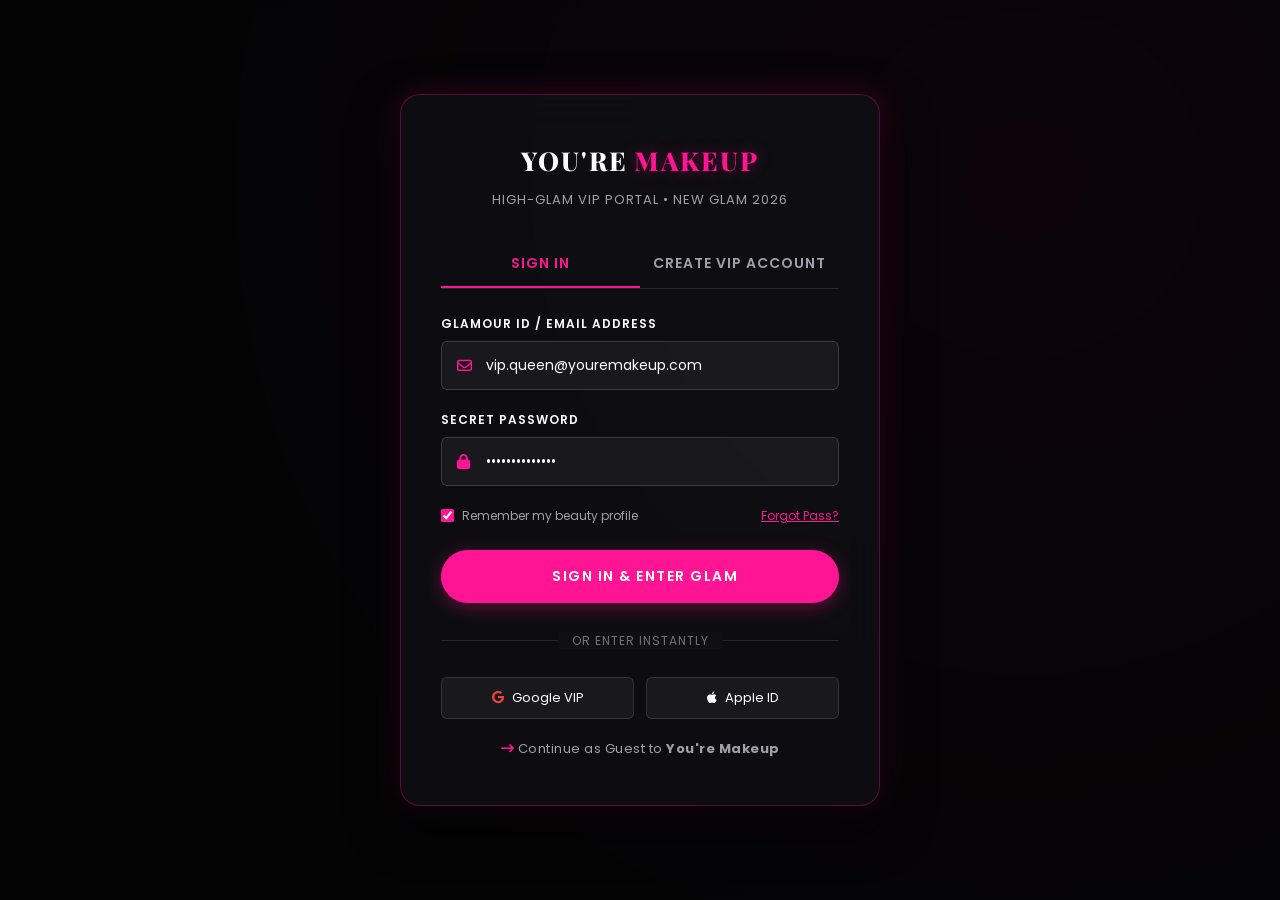
<file: index.html>
<!DOCTYPE html>
<html lang="en">
<head>
  <meta charset="UTF-8">
  <meta name="viewport" content="width=device-width, initial-scale=1.0">
  <title>VIP Access | You're Makeup Luxury Cosmetics</title>
  <!-- Google Fonts -->
  <link rel="preconnect" href="https://fonts.googleapis.com">
  <link rel="preconnect" href="https://fonts.gstatic.com" crossorigin>
  <link href="https://fonts.googleapis.com/css2?family=Playfair+Display:ital,wght@0,400..900;1,400..900&family=Poppins:wght@300;400;500;600;700;800&display=swap" rel="stylesheet">
  <!-- Font Awesome -->
  <link rel="stylesheet" href="https://cdnjs.cloudflare.com/ajax/libs/font-awesome/6.5.1/css/all.min.css">
  <!-- Stylesheet -->
  <link rel="stylesheet" href="style.css">
</head>
<body>

  <div class="auth-page-wrapper">
    <div class="auth-overlay"></div>

    <div class="auth-card">
      <div class="auth-logo-header">
        <a href="home.html" class="navbar-brand" style="justify-content: center; display: inline-flex;">
          <span class="logo-youre">YOU'RE</span>
          <span class="logo-makeup">MAKEUP</span>
        </a>
        <p class="auth-subhead">High-Glam VIP Portal &bull; New Glam 2026</p>
      </div>

      <!-- Tabs: Sign In / Create Account -->
      <div class="auth-tabs">
        <button type="button" class="auth-tab-btn active" data-tab="signin">Sign In</button>
        <button type="button" class="auth-tab-btn" data-tab="signup">Create VIP Account</button>
      </div>

      <!-- Auth Form -->
      <form id="loginForm">
        <div class="form-group">
          <label class="form-label" for="loginEmail">Glamour ID / Email Address</label>
          <div class="form-input-wrapper">
            <i class="fa-regular fa-envelope input-icon"></i>
            <input type="email" id="loginEmail" class="form-input" placeholder="queen@youremakeup.com" value="vip.queen@youremakeup.com" required>
          </div>
        </div>

        <div class="form-group">
          <label class="form-label" for="loginPassword">Secret Password</label>
          <div class="form-input-wrapper">
            <i class="fa-solid fa-lock input-icon"></i>
            <input type="password" id="loginPassword" class="form-input" placeholder="••••••••••••" value="luxuryglam2026" required>
          </div>
        </div>

        <div class="form-row-between">
          <label class="form-checkbox-label">
            <input type="checkbox" checked style="accent-color: var(--hot-pink);"> Remember my beauty profile
          </label>
          <a href="#" class="form-link-pink" onclick="alert('Password reset link sent to your email.'); return false;">Forgot Pass?</a>
        </div>

        <button type="submit" id="authSubmitBtn" class="btn btn-primary btn-block">
          <i class="fa-solid fa-sparkles"></i> Sign In & Enter Glam
        </button>
      </form>

      <div class="auth-divider">
        <span>Or Enter Instantly</span>
      </div>

      <!-- Social Login Buttons -->
      <div class="social-login-grid">
        <button type="button" class="btn-social" onclick="window.location.href='home.html'">
          <i class="fa-brands fa-google" style="color: #ea4335;"></i> Google VIP
        </button>
        <button type="button" class="btn-social" onclick="window.location.href='home.html'">
          <i class="fa-brands fa-apple"></i> Apple ID
        </button>
      </div>

      <!-- Guest Access Link -->
      <a href="home.html" class="guest-btn">
        <i class="fa-solid fa-arrow-right-long" style="color: var(--hot-pink);"></i> Continue as Guest to <strong>You're Makeup</strong>
      </a>
    </div>
  </div>

  <!-- Global Toast Notification -->
  <div class="toast-notice" id="toastNotice">
    <i class="fa-solid fa-sparkles"></i>
    <span id="toastMessage">Welcome back, Glam Queen!</span>
  </div>

  <script src="script.js"></script>
</body>
</html>
</file>
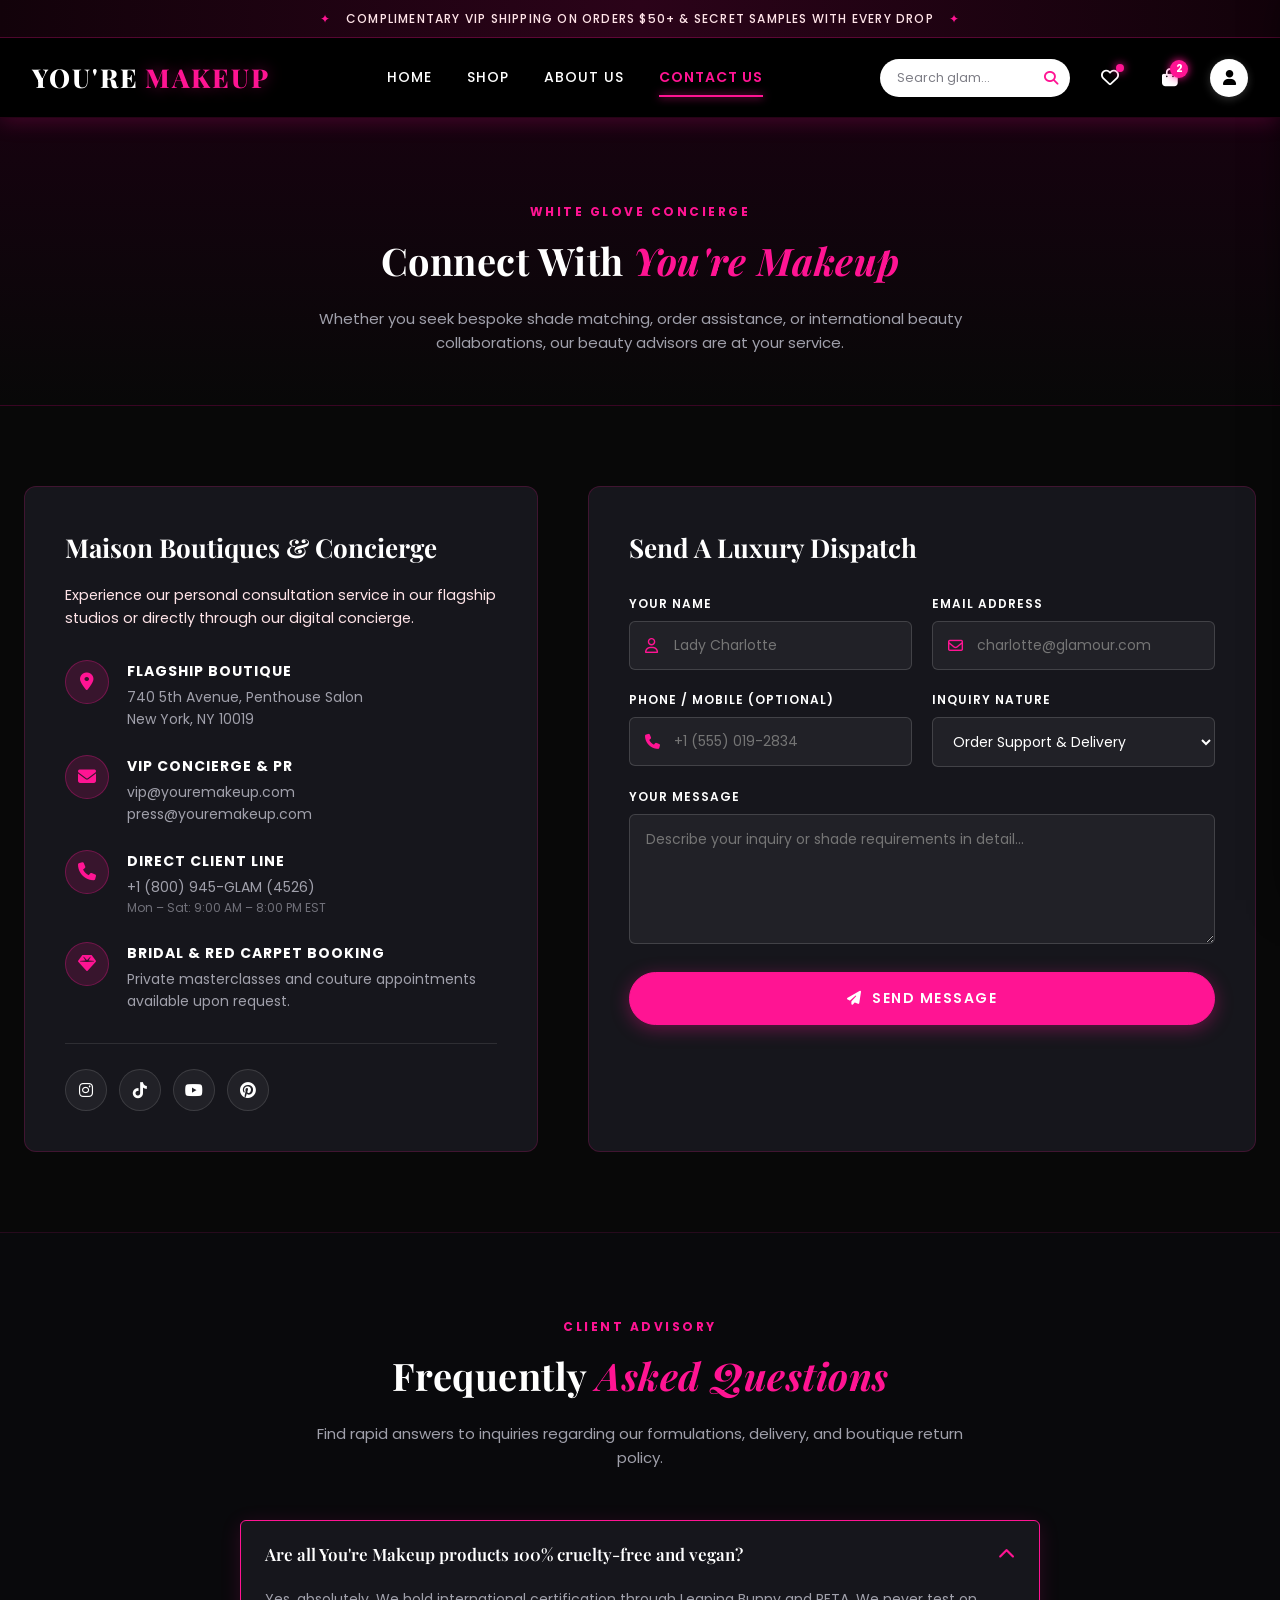
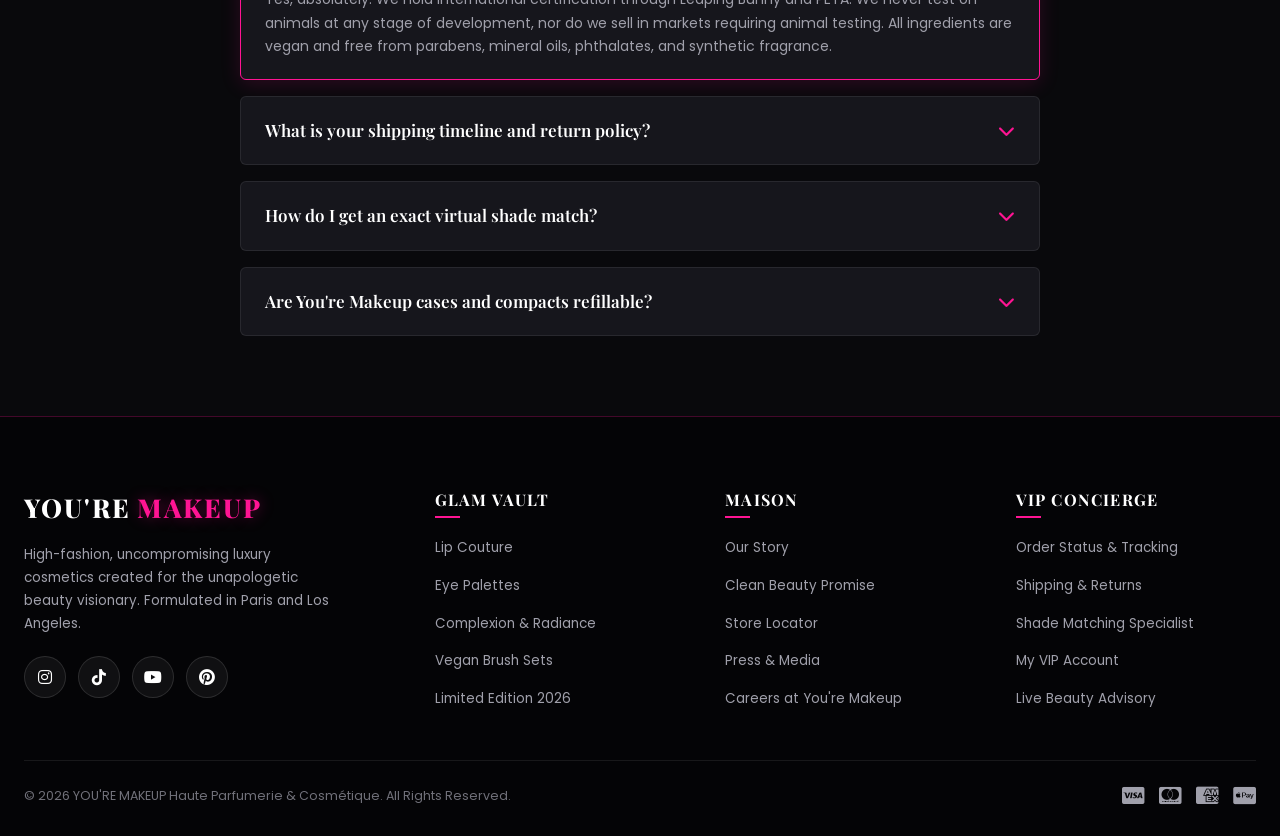
<file: contact.html>
<!DOCTYPE html>
<html lang="en">
<head>
  <meta charset="UTF-8">
  <meta name="viewport" content="width=device-width, initial-scale=1.0">
  <title>VIP Concierge & Contact | You're Makeup Luxury</title>
  <!-- Google Fonts -->
  <link rel="preconnect" href="https://fonts.googleapis.com">
  <link rel="preconnect" href="https://fonts.gstatic.com" crossorigin>
  <link href="https://fonts.googleapis.com/css2?family=Playfair+Display:ital,wght@0,400..900;1,400..900&family=Poppins:wght@300;400;500;600;700;800&display=swap" rel="stylesheet">
  <!-- Font Awesome -->
  <link rel="stylesheet" href="https://cdnjs.cloudflare.com/ajax/libs/font-awesome/6.5.1/css/all.min.css">
  <!-- Stylesheet -->
  <link rel="stylesheet" href="style.css">
</head>
<body>

  <!-- Top Announcement Bar -->
  <div class="top-announcement">
    <span class="sparkle">✦</span>
    <span>COMPLIMENTARY VIP SHIPPING ON ORDERS $50+ & SECRET SAMPLES WITH EVERY DROP</span>
    <span class="sparkle">✦</span>
  </div>

  <!-- PREMIUM NAVBAR -->
  <header class="navbar">
    <div class="nav-container">
      <!-- Left: Logo -->
      <a href="home.html" class="navbar-brand">
        <span class="logo-youre">YOU'RE</span>
        <span class="logo-makeup">MAKEUP</span>
      </a>

      <!-- Center: Menu Links -->
      <nav>
        <ul class="nav-menu">
          <li><a href="home.html" class="nav-link">Home</a></li>
          <li><a href="shop.html" class="nav-link">Shop</a></li>
          <li><a href="about.html" class="nav-link">About Us</a></li>
          <li><a href="contact.html" class="nav-link active">Contact Us</a></li>
        </ul>
      </nav>

      <!-- Right: Icons Section -->
      <div class="nav-actions">
        <!-- Search bar -->
        <div class="nav-search-wrapper">
          <input type="text" class="nav-search-input" placeholder="Search glam..." aria-label="Search glam">
          <button class="nav-search-btn" aria-label="Search button"><i class="fa-solid fa-magnifying-glass"></i></button>
        </div>

        <!-- Wishlist icon -->
        <a href="shop.html" class="nav-icon-btn wishlist-btn" title="View Wishlist">
          <i class="fa-regular fa-heart"></i>
          <span class="wishlist-dot"></span>
        </a>

        <!-- Cart icon -->
        <button class="nav-icon-btn cart-btn" title="Shopping Bag" aria-label="Shopping Bag">
          <i class="fa-solid fa-bag-shopping"></i>
          <span class="cart-badge">2</span>
        </button>

        <!-- User / Login icon -->
        <a href="index.html" class="user-btn" title="VIP Account / Sign In" aria-label="VIP Account">
          <i class="fa-solid fa-user"></i>
        </a>

        <!-- Mobile Hamburger button -->
        <button class="hamburger-btn" aria-label="Toggle Navigation">
          <span class="hamburger-line"></span>
          <span class="hamburger-line"></span>
          <span class="hamburger-line"></span>
        </button>
      </div>
    </div>
  </header>

  <!-- Mobile Slide-In Menu Drawer -->
  <div class="mobile-drawer-overlay"></div>
  <aside class="mobile-nav-drawer">
    <div style="display: flex; justify-content: space-between; align-items: center; border-bottom: 1px solid rgba(255,20,147,0.3); padding-bottom: 15px;">
      <a href="home.html" class="navbar-brand">
        <span class="logo-youre">YOU'RE</span> <span class="logo-makeup">MAKEUP</span>
      </a>
    </div>

    <!-- Mobile Search -->
    <div class="nav-search-wrapper" style="display: flex; width: 100%;">
      <input type="text" class="nav-search-input" style="width: 100%;" placeholder="Search glam...">
      <button class="nav-search-btn"><i class="fa-solid fa-magnifying-glass"></i></button>
    </div>

    <ul class="mobile-nav-links">
      <li><a href="home.html" class="mobile-nav-link"><span>Home</span> <i class="fa-solid fa-chevron-right" style="font-size: 11px;"></i></a></li>
      <li><a href="shop.html" class="mobile-nav-link"><span>Shop</span> <i class="fa-solid fa-chevron-right" style="font-size: 11px;"></i></a></li>
      <li><a href="about.html" class="mobile-nav-link"><span>About Us</span> <i class="fa-solid fa-chevron-right" style="font-size: 11px;"></i></a></li>
      <li><a href="contact.html" class="mobile-nav-link active"><span>Contact Us</span> <i class="fa-solid fa-chevron-right" style="font-size: 11px;"></i></a></li>
      <li><a href="index.html" class="mobile-nav-link"><span>VIP Sign In / Register</span> <i class="fa-solid fa-user" style="font-size: 12px; color: var(--hot-pink);"></i></a></li>
    </ul>

    <div style="margin-top: auto; padding-top: 20px; border-top: 1px solid rgba(255,255,255,0.1); font-size: 12px; color: var(--text-dim); text-align: center;">
      <p style="color: var(--hot-pink); font-weight: 600; margin-bottom: 4px;">YOU'RE MAKEUP &copy; 2026</p>
      <p>Luxury Glamour Redefined</p>
    </div>
  </aside>

  <!-- Contact Hero -->
  <section class="contact-hero">
    <div class="container">
      <span class="section-tagline">White Glove Concierge</span>
      <h1 class="section-title">Connect With <span>You're Makeup</span></h1>
      <p class="section-desc">Whether you seek bespoke shade matching, order assistance, or international beauty collaborations, our beauty advisors are at your service.</p>
    </div>
  </section>

  <!-- Contact Section: Info + Form -->
  <main class="contact-section">
    <div class="container">
      <div class="contact-grid">
        
        <!-- Left: Contact Info Card -->
        <div class="contact-info-card">
          <h3>Maison Boutiques &amp; Concierge</h3>
          <p class="lead">
            Experience our personal consultation service in our flagship studios or directly through our digital concierge.
          </p>

          <div class="info-item">
            <div class="info-icon">
              <i class="fa-solid fa-location-dot"></i>
            </div>
            <div class="info-text">
              <h5>Flagship Boutique</h5>
              <p>740 5th Avenue, Penthouse Salon<br>New York, NY 10019</p>
            </div>
          </div>

          <div class="info-item">
            <div class="info-icon">
              <i class="fa-solid fa-envelope"></i>
            </div>
            <div class="info-text">
              <h5>VIP Concierge &amp; PR</h5>
              <p><a href="mailto:vip@youremakeup.com">vip@youremakeup.com</a></p>
              <p><a href="mailto:press@youremakeup.com">press@youremakeup.com</a></p>
            </div>
          </div>

          <div class="info-item">
            <div class="info-icon">
              <i class="fa-solid fa-phone"></i>
            </div>
            <div class="info-text">
              <h5>Direct Client Line</h5>
              <p><a href="tel:+18009454526">+1 (800) 945-GLAM (4526)</a></p>
              <p style="font-size: 12px; color: var(--text-dim);">Mon – Sat: 9:00 AM – 8:00 PM EST</p>
            </div>
          </div>

          <div class="info-item">
            <div class="info-icon">
              <i class="fa-solid fa-gem"></i>
            </div>
            <div class="info-text">
              <h5>Bridal &amp; Red Carpet Booking</h5>
              <p>Private masterclasses and couture appointments available upon request.</p>
            </div>
          </div>

          <div class="social-links-row">
            <a href="#" class="social-btn" aria-label="Instagram"><i class="fa-brands fa-instagram"></i></a>
            <a href="#" class="social-btn" aria-label="TikTok"><i class="fa-brands fa-tiktok"></i></a>
            <a href="#" class="social-btn" aria-label="YouTube"><i class="fa-brands fa-youtube"></i></a>
            <a href="#" class="social-btn" aria-label="Pinterest"><i class="fa-brands fa-pinterest"></i></a>
          </div>
        </div>

        <!-- Right: Contact Form Card -->
        <div class="contact-form-card">
          <h3>Send A Luxury Dispatch</h3>
          <form id="glamContactForm">
            <div class="form-grid-2">
              <div class="form-group">
                <label class="form-label" for="contactName">Your Name</label>
                <div class="form-input-wrapper">
                  <i class="fa-regular fa-user input-icon"></i>
                  <input type="text" id="contactName" class="form-input" placeholder="Lady Charlotte" required>
                </div>
              </div>

              <div class="form-group">
                <label class="form-label" for="contactEmail">Email Address</label>
                <div class="form-input-wrapper">
                  <i class="fa-regular fa-envelope input-icon"></i>
                  <input type="email" id="contactEmail" class="form-input" placeholder="charlotte@glamour.com" required>
                </div>
              </div>
            </div>

            <div class="form-grid-2">
              <div class="form-group">
                <label class="form-label" for="contactPhone">Phone / Mobile (Optional)</label>
                <div class="form-input-wrapper">
                  <i class="fa-solid fa-phone input-icon"></i>
                  <input type="tel" id="contactPhone" class="form-input" placeholder="+1 (555) 019-2834">
                </div>
              </div>

              <div class="form-group">
                <label class="form-label" for="contactReason">Inquiry Nature</label>
                <select id="contactReason" class="form-input" style="padding-left: 16px; background-color: rgba(255, 255, 255, 0.05); color: #fff;">
                  <option value="order" style="background:#111;">Order Support &amp; Delivery</option>
                  <option value="shade" style="background:#111;">Complimentary Shade Matching</option>
                  <option value="pr" style="background:#111;">PR, Press &amp; Influencer Gifting</option>
                  <option value="vip" style="background:#111;">VIP Runway &amp; Bridal Consultation</option>
                  <option value="other" style="background:#111;">General Beauty Inquiry</option>
                </select>
              </div>
            </div>

            <div class="form-group">
              <label class="form-label" for="contactMessage">Your Message</label>
              <textarea id="contactMessage" class="form-textarea" placeholder="Describe your inquiry or shade requirements in detail..." required></textarea>
            </div>

            <button type="submit" class="btn btn-primary btn-block">
              <i class="fa-solid fa-paper-plane"></i> Send Message
            </button>
          </form>
        </div>

      </div>
    </div>
  </main>

  <!-- FAQ Accordion Section -->
  <section class="faq-section">
    <div class="container">
      <div class="section-header">
        <span class="section-tagline">Client Advisory</span>
        <h2 class="section-title">Frequently <span>Asked Questions</span></h2>
        <p class="section-desc">Find rapid answers to inquiries regarding our formulations, delivery, and boutique return policy.</p>
      </div>

      <div class="faq-list">
        <!-- FAQ 1 -->
        <div class="faq-item active">
          <div class="faq-question">
            <span>Are all You're Makeup products 100% cruelty-free and vegan?</span>
            <i class="fa-solid fa-chevron-down"></i>
          </div>
          <div class="faq-answer">
            <p>
              Yes, absolutely. We hold international certification through Leaping Bunny and PETA. We never test on animals at any stage of development, nor do we sell in markets requiring animal testing. All ingredients are vegan and free from parabens, mineral oils, phthalates, and synthetic fragrance.
            </p>
          </div>
        </div>

        <!-- FAQ 2 -->
        <div class="faq-item">
          <div class="faq-question">
            <span>What is your shipping timeline and return policy?</span>
            <i class="fa-solid fa-chevron-down"></i>
          </div>
          <div class="faq-answer">
            <p>
              We provide complimentary VIP shipping worldwide for all orders exceeding $50. Standard domestic delivery arrives within 2-3 business days. We offer a 30-Day Luxury Happiness Guarantee: if a shade doesn't suit your complexion, return it seamlessly for a full refund or exchange.
            </p>
          </div>
        </div>

        <!-- FAQ 3 -->
        <div class="faq-item">
          <div class="faq-question">
            <span>How do I get an exact virtual shade match?</span>
            <i class="fa-solid fa-chevron-down"></i>
          </div>
          <div class="faq-answer">
            <p>
              Our Parisian-trained beauty concierges are available 6 days a week. You can submit photos in natural daylight through our contact form above, selecting "Complimentary Shade Matching", and our artists will recommend your flawless foundation and lip pairings within 3 hours.
            </p>
          </div>
        </div>

        <!-- FAQ 4 -->
        <div class="faq-item">
          <div class="faq-question">
            <span>Are You're Makeup cases and compacts refillable?</span>
            <i class="fa-solid fa-chevron-down"></i>
          </div>
          <div class="faq-answer">
            <p>
              Yes! Our 2026 collection features magnetic weighted housings engineered for sustainability. Once you empty your Velvet Siren lipstick or Silk Veil powder, simply click in a fresh refill cartridge at a preferential VIP price.
            </p>
          </div>
        </div>
      </div>
    </div>
  </section>

  <!-- Luxury Footer -->
  <footer class="footer">
    <div class="container">
      <div class="footer-grid">
        <div class="footer-col">
          <a href="home.html" class="navbar-brand">
            <span class="logo-youre">YOU'RE</span> <span class="logo-makeup">MAKEUP</span>
          </a>
          <p class="brand-bio">
            High-fashion, uncompromising luxury cosmetics created for the unapologetic beauty visionary. Formulated in Paris and Los Angeles.
          </p>
          <div class="social-links-row" style="margin-top: 20px; padding-top: 0; border: none;">
            <a href="#" class="social-btn" aria-label="Instagram"><i class="fa-brands fa-instagram"></i></a>
            <a href="#" class="social-btn" aria-label="TikTok"><i class="fa-brands fa-tiktok"></i></a>
            <a href="#" class="social-btn" aria-label="YouTube"><i class="fa-brands fa-youtube"></i></a>
            <a href="#" class="social-btn" aria-label="Pinterest"><i class="fa-brands fa-pinterest"></i></a>
          </div>
        </div>

        <div class="footer-col">
          <h4 class="footer-heading">Glam Vault</h4>
          <ul class="footer-links">
            <li><a href="shop.html">Lip Couture</a></li>
            <li><a href="shop.html">Eye Palettes</a></li>
            <li><a href="shop.html">Complexion & Radiance</a></li>
            <li><a href="shop.html">Vegan Brush Sets</a></li>
            <li><a href="shop.html">Limited Edition 2026</a></li>
          </ul>
        </div>

        <div class="footer-col">
          <h4 class="footer-heading">Maison</h4>
          <ul class="footer-links">
            <li><a href="about.html">Our Story</a></li>
            <li><a href="about.html">Clean Beauty Promise</a></li>
            <li><a href="contact.html">Store Locator</a></li>
            <li><a href="contact.html">Press & Media</a></li>
            <li><a href="contact.html">Careers at You're Makeup</a></li>
          </ul>
        </div>

        <div class="footer-col">
          <h4 class="footer-heading">VIP Concierge</h4>
          <ul class="footer-links">
            <li><a href="contact.html">Order Status & Tracking</a></li>
            <li><a href="contact.html">Shipping & Returns</a></li>
            <li><a href="contact.html">Shade Matching Specialist</a></li>
            <li><a href="index.html">My VIP Account</a></li>
            <li><a href="contact.html">Live Beauty Advisory</a></li>
          </ul>
        </div>
      </div>

      <div class="footer-bottom">
        <p>&copy; 2026 YOU'RE MAKEUP Haute Parfumerie & Cosmétique. All Rights Reserved.</p>
        <div class="footer-payment-icons">
          <i class="fa-brands fa-cc-visa"></i>
          <i class="fa-brands fa-cc-mastercard"></i>
          <i class="fa-brands fa-cc-amex"></i>
          <i class="fa-brands fa-cc-apple-pay"></i>
        </div>
      </div>
    </div>
  </footer>

  <!-- Cart Drawer Component -->
  <div class="cart-drawer-overlay" id="cartOverlay"></div>
  <aside class="cart-drawer" id="cartDrawer" aria-label="Cart Drawer">
    <div class="cart-drawer-header">
      <div class="cart-drawer-title">
        <i class="fa-solid fa-bag-shopping" style="color: var(--hot-pink);"></i>
        <span>YOUR GLAM BAG</span>
      </div>
      <button class="cart-close-btn" id="closeCartBtn" aria-label="Close cart">&times;</button>
    </div>

    <!-- Free Shipping Progress -->
    <div style="padding: 15px 24px 5px; border-bottom: 1px solid rgba(255,255,255,0.06);">
      <div class="shipping-meter-wrap">
        <div class="shipping-meter-text">
          <i class="fa-solid fa-wand-magic-sparkles" style="color: var(--hot-pink); margin-right: 6px;"></i>
          <strong>Unlocked:</strong> Complimentary VIP Express Shipping!
        </div>
        <div class="shipping-bar-bg">
          <div class="shipping-bar-fill" style="width: 100%;"></div>
        </div>
      </div>
    </div>

    <!-- Cart Items list -->
    <div class="cart-drawer-items" id="cartItemsContainer">
      <!-- Injected by JavaScript -->
    </div>

    <!-- Cart Footer -->
    <div class="cart-drawer-footer">
      <div class="cart-calc-row">
        <span>Estimated Subtotal</span>
        <span id="cartSubtotal" style="color: #fff; font-weight: 600;">$102.00</span>
      </div>
      <div class="cart-calc-row">
        <span>VIP Express Shipping</span>
        <span style="color: #2ed573; font-weight: 600;">FREE</span>
      </div>
      <div class="cart-calc-row total">
        <span>Estimated Total</span>
        <span class="total-amount" id="cartTotal">$102.00</span>
      </div>
      <button class="btn btn-primary btn-block" style="margin-top: 15px;" onclick="alert('Proceeding to VIP Encrypted Checkout! Thank you for choosing You\'re Makeup.')">
        <i class="fa-solid fa-lock" style="font-size: 13px;"></i> Proceed to Checkout
      </button>
      <p style="text-align: center; font-size: 11px; color: var(--text-dim); margin-top: 10px;">
        30-Day Luxury Happiness Guarantee &middot; Free Returns
      </p>
    </div>
  </aside>

  <!-- Global Toast Notification -->
  <div class="toast-notice" id="toastNotice">
    <i class="fa-solid fa-sparkles"></i>
    <span id="toastMessage">Glam item added to your bag!</span>
  </div>

  <script src="script.js"></script>
</body>
</html>
</file>
<file: style.css>
/* ==========================================================================
   YOU'RE MAKEUP - Luxury E-Commerce Stylesheet
   Theme: Pure Black (#080808), Hot Pink (#FF1493), Soft Pink (#FFE4E8), White (#FFFFFF)
   Typography: 'Playfair Display' (Serif) & 'Poppins' (Sans-Serif)
   ========================================================================== */

@import url('https://fonts.googleapis.com/css2?family=Playfair+Display:ital,wght@0,400;0,500;0,600;0,700;0,800;0,900;1,400;1,600&family=Poppins:wght@300;400;500;600;700;800&display=swap');

:root {
  --black: #080808;
  --black-pure: #000000;
  --dark-surface: #111114;
  --dark-card: #16161c;
  --dark-border: rgba(255, 20, 147, 0.18);
  --dark-border-hover: rgba(255, 20, 147, 0.55);
  
  --hot-pink: #FF1493;
  --hot-pink-hover: #e00d80;
  --pink-glow: rgba(255, 20, 147, 0.35);
  --pink-subtle: rgba(255, 20, 147, 0.12);
  --soft-pink: #FFB6C1;
  --blush: #FFE4E8;
  --blush-light: #FFF0F4;
  
  --white: #FFFFFF;
  --off-white: #F8F8FA;
  --text-muted: #A0A0AB;
  --text-dim: #71717A;
  
  --font-serif: 'Playfair Display', Georgia, serif;
  --font-sans: 'Poppins', -apple-system, BlinkMacSystemFont, sans-serif;
  
  --transition-smooth: all 0.3s cubic-bezier(0.25, 0.8, 0.25, 1);
  --shadow-pink: 0 4px 20px rgba(255, 20, 147, 0.2);
  --shadow-pink-lg: 0 10px 30px rgba(255, 20, 147, 0.35);
  --shadow-card: 0 10px 30px rgba(0, 0, 0, 0.6);
  --radius-sm: 6px;
  --radius-md: 12px;
  --radius-lg: 20px;
  --radius-pill: 50px;
}

/* ----------------- Reset & Base Styles ----------------- */
*, *::before, *::after {
  margin: 0;
  padding: 0;
  box-sizing: border-box;
}

html {
  scroll-behavior: smooth;
  font-size: 16px;
}

body {
  font-family: var(--font-sans);
  background-color: var(--black);
  color: var(--white);
  line-height: 1.6;
  overflow-x: hidden;
  min-height: 100vh;
  display: flex;
  flex-direction: column;
}

a {
  text-decoration: none;
  color: inherit;
  transition: var(--transition-smooth);
}

ul {
  list-style: none;
}

img {
  max-width: 100%;
  height: auto;
  display: block;
}

button, input, select, textarea {
  font-family: inherit;
  outline: none;
  border: none;
}

button {
  cursor: pointer;
  transition: var(--transition-smooth);
}

.container {
  width: 100%;
  max-width: 1320px;
  margin: 0 auto;
  padding: 0 24px;
}

/* ----------------- Top Announcement Bar ----------------- */
.top-announcement {
  background: linear-gradient(90deg, #12020a 0%, #2b0319 50%, #12020a 100%);
  border-bottom: 1px solid rgba(255, 20, 147, 0.25);
  padding: 9px 20px;
  text-align: center;
  font-size: 12px;
  font-weight: 500;
  letter-spacing: 1.2px;
  text-transform: uppercase;
  color: var(--blush);
  display: flex;
  justify-content: center;
  align-items: center;
  gap: 15px;
  z-index: 1001;
  position: relative;
}

.top-announcement span.sparkle {
  color: var(--hot-pink);
  animation: pulseGlow 1.8s infinite alternate;
}

.top-announcement strong {
  color: var(--white);
  font-weight: 700;
}

@keyframes pulseGlow {
  0% { transform: scale(1); filter: drop-shadow(0 0 2px var(--hot-pink)); }
  100% { transform: scale(1.25); filter: drop-shadow(0 0 8px var(--hot-pink)); }
}

/* ==========================================================================
   PREMIUM NAVBAR - EXACT SPECIFICATION
   - Sticky navbar on top, always visible when scrolling
   - Background: Pure Black with subtle pink glow shadow at bottom
   - Height: 80px, clean padding
   - Left: Logo "YOU'RE" (White) + "MAKEUP" (Hot Pink)
   - Center: Menu Links (HOME | SHOP | ABOUT US | CONTACT US)
   - Right: Search bar, Wishlist icon, Cart icon, Login/User icon
   - Mobile: Hamburger menu (3 pink lines)
   ========================================================================== */
.navbar {
  position: sticky;
  top: 0;
  left: 0;
  width: 100%;
  height: 80px;
  background: rgba(0, 0, 0, 0.96);
  backdrop-filter: blur(10px);
  -webkit-backdrop-filter: blur(10px);
  box-shadow: 0 4px 20px rgba(255, 20, 147, 0.2);
  border-bottom: 1px solid rgba(255, 20, 147, 0.15);
  z-index: 1000;
  display: flex;
  align-items: center;
  transition: var(--transition-smooth);
}

.navbar .nav-container {
  width: 100%;
  max-width: 1400px;
  margin: 0 auto;
  padding: 0 32px;
  display: flex;
  align-items: center;
  justify-content: space-between;
  gap: 20px;
}

/* Navbar Left: Logo */
.navbar-brand {
  display: flex;
  align-items: center;
  text-decoration: none;
  user-select: none;
  flex-shrink: 0;
}

.logo-youre {
  font-family: var(--font-serif);
  font-size: 26px;
  font-weight: 800;
  color: var(--white);
  letter-spacing: 2px;
  text-transform: uppercase;
  transition: var(--transition-smooth);
}

.logo-makeup {
  font-family: var(--font-serif);
  font-size: 26px;
  font-weight: 800;
  color: var(--hot-pink);
  letter-spacing: 2px;
  text-transform: uppercase;
  margin-left: 6px;
  text-shadow: 0 0 15px rgba(255, 20, 147, 0.4);
  transition: var(--transition-smooth);
}

.navbar-brand:hover .logo-makeup {
  text-shadow: 0 0 25px rgba(255, 20, 147, 0.8);
}

/* Navbar Center: Menu Links */
.nav-menu {
  display: flex;
  align-items: center;
  gap: 35px;
  margin: 0;
  padding: 0;
  list-style: none;
}

.nav-link {
  font-family: var(--font-sans);
  font-size: 14px;
  font-weight: 500;
  text-transform: uppercase;
  letter-spacing: 1px;
  color: var(--white);
  text-decoration: none;
  position: relative;
  padding: 8px 0;
  display: inline-block;
  transition: color 0.3s ease;
}

/* Underline animation: pink line slides from left to right */
.nav-link::after {
  content: '';
  position: absolute;
  bottom: 0;
  left: 0;
  width: 0;
  height: 2px;
  background-color: var(--hot-pink);
  box-shadow: 0 0 8px var(--hot-pink);
  transition: width 0.3s ease;
  transform-origin: left;
}

.nav-link:hover {
  color: var(--hot-pink);
}

.nav-link:hover::after {
  width: 100%;
}

/* Active page link */
.nav-link.active {
  color: var(--hot-pink);
  font-weight: 600;
}

.nav-link.active::after {
  width: 100%;
}

/* Navbar Right: Icons section */
.nav-actions {
  display: flex;
  align-items: center;
  gap: 20px;
  flex-shrink: 0;
}

/* Search bar: Small rounded input with placeholder + pink search icon, white bg */
.nav-search-wrapper {
  position: relative;
  display: flex;
  align-items: center;
}

.nav-search-input {
  background-color: var(--white);
  color: #1a1a1a;
  border-radius: var(--radius-pill);
  height: 38px;
  width: 190px;
  padding: 0 38px 0 16px;
  font-size: 13px;
  font-family: var(--font-sans);
  border: 1px solid transparent;
  transition: var(--transition-smooth);
}

.nav-search-input::placeholder {
  color: #7d7d85;
  font-size: 12.5px;
}

.nav-search-input:focus {
  width: 230px;
  box-shadow: 0 0 15px rgba(255, 20, 147, 0.4);
  border-color: var(--hot-pink);
}

.nav-search-btn {
  position: absolute;
  right: 12px;
  background: none;
  border: none;
  color: var(--hot-pink);
  font-size: 14px;
  cursor: pointer;
  display: flex;
  align-items: center;
  justify-content: center;
  transition: transform 0.2s ease;
}

.nav-search-btn:hover {
  transform: scale(1.15);
}

/* Action Icons (Wishlist, Cart, User) */
.nav-icon-btn {
  background: transparent;
  border: none;
  color: var(--white);
  font-size: 18px;
  cursor: pointer;
  position: relative;
  display: flex;
  align-items: center;
  justify-content: center;
  width: 40px;
  height: 40px;
  border-radius: 50%;
  transition: var(--transition-smooth);
}

/* Wishlist Icon: outline, turns solid pink on hover, pink dot */
.wishlist-btn {
  color: var(--white);
}

.wishlist-btn:hover {
  color: var(--hot-pink);
  transform: translateY(-2px);
}

.wishlist-dot {
  position: absolute;
  top: 6px;
  right: 6px;
  width: 8px;
  height: 8px;
  background-color: var(--hot-pink);
  border-radius: 50%;
  box-shadow: 0 0 8px var(--hot-pink);
  opacity: 1;
  transition: var(--transition-smooth);
}

/* Cart Icon: Shopping bag icon (white), turns pink on hover, counter badge */
.cart-btn {
  color: var(--white);
}

.cart-btn:hover {
  color: var(--hot-pink);
  transform: translateY(-2px);
}

.cart-badge {
  position: absolute;
  top: 2px;
  right: 2px;
  background-color: var(--hot-pink);
  color: var(--white);
  font-size: 11px;
  font-weight: 700;
  height: 18px;
  min-width: 18px;
  padding: 0 4px;
  border-radius: var(--radius-pill);
  display: flex;
  align-items: center;
  justify-content: center;
  box-shadow: 0 0 8px var(--hot-pink);
}

/* Login/User icon: Small white circle with user icon */
.user-btn {
  width: 38px;
  height: 38px;
  background-color: var(--white);
  border-radius: 50%;
  color: var(--black-pure);
  display: flex;
  align-items: center;
  justify-content: center;
  font-size: 15px;
  box-shadow: 0 2px 10px rgba(255, 255, 255, 0.2);
  transition: var(--transition-smooth);
}

.user-btn:hover {
  background-color: var(--hot-pink);
  color: var(--white);
  box-shadow: 0 0 15px var(--hot-pink);
  transform: translateY(-2px);
}

/* Hamburger menu button for mobile */
.hamburger-btn {
  display: none;
  background: transparent;
  border: none;
  cursor: pointer;
  width: 32px;
  height: 24px;
  flex-direction: column;
  justify-content: space-between;
  padding: 0;
  z-index: 1005;
}

.hamburger-line {
  display: block;
  width: 100%;
  height: 3px;
  background-color: var(--hot-pink);
  border-radius: 3px;
  box-shadow: 0 0 5px rgba(255, 20, 147, 0.6);
  transition: var(--transition-smooth);
}

.hamburger-btn.active .hamburger-line:nth-child(1) {
  transform: translateY(10.5px) rotate(45deg);
}

.hamburger-btn.active .hamburger-line:nth-child(2) {
  opacity: 0;
}

.hamburger-btn.active .hamburger-line:nth-child(3) {
  transform: translateY(-10.5px) rotate(-45deg);
}

/* Mobile Slide-in Drawer */
.mobile-nav-drawer {
  position: fixed;
  top: 0;
  right: -100%;
  width: 300px;
  height: 100vh;
  background-color: #050505;
  border-left: 1px solid var(--dark-border);
  box-shadow: -10px 0 30px rgba(0, 0, 0, 0.9);
  padding: 85px 25px 40px;
  display: flex;
  flex-direction: column;
  gap: 25px;
  z-index: 999;
  transition: right 0.4s cubic-bezier(0.16, 1, 0.3, 1);
  overflow-y: auto;
}

.mobile-nav-drawer.active {
  right: 0;
}

.mobile-nav-links {
  display: flex;
  flex-direction: column;
  gap: 18px;
}

.mobile-nav-link {
  font-size: 16px;
  font-weight: 600;
  text-transform: uppercase;
  letter-spacing: 1.5px;
  color: var(--white);
  padding: 10px 0;
  border-bottom: 1px solid rgba(255, 255, 255, 0.08);
  display: flex;
  justify-content: space-between;
  align-items: center;
}

.mobile-nav-link.active,
.mobile-nav-link:hover {
  color: var(--hot-pink);
  border-bottom-color: var(--hot-pink);
}

.mobile-drawer-overlay {
  position: fixed;
  top: 0;
  left: 0;
  width: 100vw;
  height: 100vh;
  background: rgba(0, 0, 0, 0.7);
  backdrop-filter: blur(4px);
  z-index: 998;
  opacity: 0;
  pointer-events: none;
  transition: opacity 0.3s ease;
}

.mobile-drawer-overlay.active {
  opacity: 1;
  pointer-events: auto;
}

/* ==========================================================================
   BUTTONS & BADGES
   ========================================================================== */
.btn {
  display: inline-flex;
  align-items: center;
  justify-content: center;
  gap: 10px;
  padding: 14px 32px;
  font-size: 14px;
  font-weight: 600;
  text-transform: uppercase;
  letter-spacing: 1.5px;
  border-radius: var(--radius-pill);
  transition: var(--transition-smooth);
}

.btn-primary {
  background: var(--hot-pink);
  color: var(--white);
  box-shadow: 0 4px 18px var(--pink-glow);
  border: 1px solid var(--hot-pink);
}

.btn-primary:hover {
  background: var(--hot-pink-hover);
  box-shadow: 0 6px 25px rgba(255, 20, 147, 0.6);
  transform: translateY(-2px);
}

.btn-outline {
  background: transparent;
  color: var(--white);
  border: 1px solid rgba(255, 255, 255, 0.3);
}

.btn-outline:hover {
  border-color: var(--hot-pink);
  color: var(--hot-pink);
  box-shadow: 0 0 15px rgba(255, 20, 147, 0.3);
  transform: translateY(-2px);
}

.btn-dark {
  background: var(--black-pure);
  color: var(--white);
  border: 1px solid rgba(255, 20, 147, 0.3);
}

.btn-dark:hover {
  background: var(--hot-pink);
  border-color: var(--hot-pink);
  box-shadow: 0 0 20px var(--pink-glow);
  color: var(--white);
}

.badge-pill {
  display: inline-flex;
  align-items: center;
  padding: 4px 12px;
  font-size: 11px;
  font-weight: 700;
  letter-spacing: 1px;
  text-transform: uppercase;
  border-radius: var(--radius-pill);
}

.badge-pink {
  background: rgba(255, 20, 147, 0.15);
  color: var(--hot-pink);
  border: 1px solid rgba(255, 20, 147, 0.3);
}

/* Section Header Typography */
.section-header {
  text-align: center;
  margin-bottom: 50px;
}

.section-tagline {
  font-size: 12px;
  text-transform: uppercase;
  letter-spacing: 2.5px;
  color: var(--hot-pink);
  font-weight: 700;
  margin-bottom: 10px;
  display: inline-block;
}

.section-title {
  font-family: var(--font-serif);
  font-size: 38px;
  font-weight: 700;
  letter-spacing: 0.5px;
  color: var(--white);
  margin-bottom: 15px;
}

.section-title span {
  color: var(--hot-pink);
  font-style: italic;
}

.section-desc {
  max-width: 650px;
  margin: 0 auto;
  color: var(--text-muted);
  font-size: 15px;
}

/* ==========================================================================
   PAGE: LOGIN / INDEX.HTML
   ========================================================================== */
.auth-page-wrapper {
  min-height: 100vh;
  display: flex;
  align-items: center;
  justify-content: center;
  background: radial-gradient(circle at 80% 20%, rgba(255, 20, 147, 0.18) 0%, rgba(8, 8, 8, 1) 70%),
              url('https://images.unsplash.com/photo-1512496015851-a90fb38ba796?auto=format&fit=crop&w=1800&q=80') center/cover no-repeat;
  position: relative;
  padding: 40px 20px;
}

.auth-overlay {
  position: absolute;
  top: 0;
  left: 0;
  width: 100%;
  height: 100%;
  background: rgba(4, 4, 6, 0.82);
  backdrop-filter: blur(8px);
}

.auth-card {
  position: relative;
  z-index: 10;
  width: 100%;
  max-width: 480px;
  background: rgba(15, 15, 20, 0.88);
  border: 1px solid rgba(255, 20, 147, 0.3);
  border-radius: var(--radius-lg);
  padding: 45px 40px;
  box-shadow: 0 20px 50px rgba(0, 0, 0, 0.8), 0 0 30px rgba(255, 20, 147, 0.2);
  backdrop-filter: blur(20px);
}

.auth-logo-header {
  text-align: center;
  margin-bottom: 30px;
}

.auth-subhead {
  color: var(--text-muted);
  font-size: 13px;
  letter-spacing: 1px;
  text-transform: uppercase;
  margin-top: 8px;
}

.auth-tabs {
  display: flex;
  border-bottom: 1px solid rgba(255, 255, 255, 0.1);
  margin-bottom: 25px;
}

.auth-tab-btn {
  flex: 1;
  background: transparent;
  color: var(--text-muted);
  padding: 12px 0;
  font-weight: 600;
  font-size: 14px;
  text-transform: uppercase;
  letter-spacing: 1px;
  border-bottom: 2px solid transparent;
}

.auth-tab-btn.active {
  color: var(--hot-pink);
  border-bottom-color: var(--hot-pink);
}

.form-group {
  margin-bottom: 20px;
  position: relative;
}

.form-label {
  display: block;
  font-size: 12px;
  font-weight: 600;
  text-transform: uppercase;
  letter-spacing: 1px;
  color: var(--white);
  margin-bottom: 8px;
}

.form-input-wrapper {
  position: relative;
  display: flex;
  align-items: center;
}

.form-input-wrapper i.input-icon {
  position: absolute;
  left: 16px;
  color: var(--hot-pink);
  font-size: 15px;
}

.form-input {
  width: 100%;
  background: rgba(255, 255, 255, 0.05);
  border: 1px solid rgba(255, 255, 255, 0.15);
  border-radius: var(--radius-sm);
  padding: 13px 16px 13px 44px;
  color: var(--white);
  font-size: 14px;
  transition: var(--transition-smooth);
}

.form-input:focus {
  background: rgba(255, 255, 255, 0.08);
  border-color: var(--hot-pink);
  box-shadow: 0 0 15px rgba(255, 20, 147, 0.3);
}

.form-row-between {
  display: flex;
  justify-content: space-between;
  align-items: center;
  font-size: 12px;
  margin-bottom: 25px;
}

.form-checkbox-label {
  display: flex;
  align-items: center;
  gap: 8px;
  color: var(--text-muted);
  cursor: pointer;
}

.form-link-pink {
  color: var(--hot-pink);
  text-decoration: underline;
}

.btn-block {
  width: 100%;
  padding: 15px;
  font-size: 14px;
}

.auth-divider {
  text-align: center;
  margin: 24px 0;
  position: relative;
}

.auth-divider::before {
  content: '';
  position: absolute;
  top: 50%;
  left: 0;
  width: 100%;
  height: 1px;
  background: rgba(255, 255, 255, 0.1);
}

.auth-divider span {
  position: relative;
  background: #0f0f14;
  padding: 0 14px;
  color: var(--text-dim);
  font-size: 12px;
  text-transform: uppercase;
  letter-spacing: 1px;
}

.social-login-grid {
  display: grid;
  grid-template-columns: 1fr 1fr;
  gap: 12px;
  margin-bottom: 20px;
}

.btn-social {
  background: rgba(255, 255, 255, 0.05);
  border: 1px solid rgba(255, 255, 255, 0.12);
  color: var(--white);
  padding: 10px;
  font-size: 13px;
  border-radius: var(--radius-sm);
  display: flex;
  align-items: center;
  justify-content: center;
  gap: 8px;
}

.btn-social:hover {
  background: rgba(255, 20, 147, 0.15);
  border-color: var(--hot-pink);
}

.guest-btn {
  display: block;
  text-align: center;
  margin-top: 15px;
  font-size: 13px;
  color: var(--text-muted);
  letter-spacing: 0.5px;
}

.guest-btn:hover {
  color: var(--hot-pink);
}

/* ==========================================================================
   PAGE: HOME / HERO SECTION
   ========================================================================== */
.hero-section {
  position: relative;
  min-height: calc(100vh - 120px);
  display: flex;
  align-items: center;
  overflow: hidden;
  background: radial-gradient(circle at 75% 45%, rgba(255, 20, 147, 0.14) 0%, rgba(8, 8, 8, 1) 60%),
              linear-gradient(180deg, #050507 0%, #080808 100%);
  padding: 60px 0;
}

.hero-glow-blob {
  position: absolute;
  width: 500px;
  height: 500px;
  background: radial-gradient(circle, rgba(255, 20, 147, 0.22) 0%, transparent 70%);
  top: 15%;
  right: 5%;
  pointer-events: none;
  filter: blur(50px);
  animation: floatOrb 8s infinite alternate ease-in-out;
}

@keyframes floatOrb {
  0% { transform: translate(0, 0) scale(1); }
  100% { transform: translate(-30px, 40px) scale(1.15); }
}

.hero-grid {
  display: grid;
  grid-template-columns: 1.15fr 0.85fr;
  align-items: center;
  gap: 60px;
  position: relative;
  z-index: 2;
}

.hero-tag {
  display: inline-flex;
  align-items: center;
  gap: 8px;
  padding: 6px 16px;
  background: rgba(255, 20, 147, 0.1);
  border: 1px solid rgba(255, 20, 147, 0.4);
  border-radius: var(--radius-pill);
  color: var(--blush);
  font-size: 12px;
  font-weight: 700;
  letter-spacing: 2px;
  text-transform: uppercase;
  margin-bottom: 24px;
}

.hero-tag i {
  color: var(--hot-pink);
}

.hero-title {
  font-family: var(--font-serif);
  font-size: 64px;
  font-weight: 800;
  line-height: 1.1;
  margin-bottom: 20px;
  color: var(--white);
  letter-spacing: -0.5px;
}

.hero-title .glow-pink {
  color: var(--hot-pink);
  text-shadow: 0 0 30px rgba(255, 20, 147, 0.5);
  font-style: italic;
}

.hero-subtitle {
  color: var(--blush);
  font-size: 17px;
  font-weight: 300;
  line-height: 1.7;
  max-width: 520px;
  margin-bottom: 35px;
}

.hero-actions {
  display: flex;
  align-items: center;
  gap: 18px;
  flex-wrap: wrap;
  margin-bottom: 45px;
}

.hero-stats {
  display: flex;
  gap: 40px;
  border-top: 1px solid rgba(255, 255, 255, 0.1);
  padding-top: 25px;
}

.stat-item h4 {
  font-family: var(--font-serif);
  font-size: 26px;
  font-weight: 700;
  color: var(--hot-pink);
}

.stat-item p {
  font-size: 12px;
  text-transform: uppercase;
  letter-spacing: 1px;
  color: var(--text-muted);
}

.hero-visual-card {
  position: relative;
}

.hero-img-frame {
  position: relative;
  border-radius: 28px;
  overflow: hidden;
  box-shadow: 0 25px 60px rgba(0, 0, 0, 0.9), 0 0 35px rgba(255, 20, 147, 0.35);
  border: 1px solid rgba(255, 20, 147, 0.4);
}

.hero-img-frame img {
  width: 100%;
  height: 540px;
  object-fit: cover;
  transition: transform 0.6s ease;
}

.hero-img-frame:hover img {
  transform: scale(1.04);
}

/* Floating Glam Badges */
.floating-glam-badge {
  position: absolute;
  background: rgba(14, 14, 18, 0.88);
  backdrop-filter: blur(12px);
  border: 1px solid rgba(255, 20, 147, 0.4);
  border-radius: var(--radius-md);
  padding: 14px 18px;
  display: flex;
  align-items: center;
  gap: 12px;
  box-shadow: 0 10px 25px rgba(0, 0, 0, 0.7);
  z-index: 5;
  animation: floatSoft 5s infinite alternate ease-in-out;
}

.floating-glam-badge.badge-top {
  top: -20px;
  left: -20px;
}

.floating-glam-badge.badge-bottom {
  bottom: -20px;
  right: -20px;
  animation-delay: -2.5s;
}

@keyframes floatSoft {
  0% { transform: translateY(0); }
  100% { transform: translateY(-12px); }
}

.badge-icon-wrap {
  width: 40px;
  height: 40px;
  border-radius: 50%;
  background: rgba(255, 20, 147, 0.2);
  color: var(--hot-pink);
  display: flex;
  align-items: center;
  justify-content: center;
  font-size: 16px;
}

.badge-text-wrap h5 {
  font-size: 13px;
  font-weight: 700;
  color: var(--white);
}

.badge-text-wrap span {
  font-size: 11px;
  color: var(--text-muted);
}

/* Marquee Ribbon */
.marquee-ribbon {
  background: var(--black-pure);
  border-top: 1px solid rgba(255, 20, 147, 0.3);
  border-bottom: 1px solid rgba(255, 20, 147, 0.3);
  padding: 16px 0;
  overflow: hidden;
  white-space: nowrap;
}

.marquee-content {
  display: inline-flex;
  gap: 50px;
  animation: marqueeScroll 25s linear infinite;
  font-size: 13px;
  font-weight: 600;
  letter-spacing: 2px;
  text-transform: uppercase;
  color: var(--white);
}

.marquee-content span {
  color: var(--hot-pink);
}

@keyframes marqueeScroll {
  0% { transform: translateX(0); }
  100% { transform: translateX(-50%); }
}

/* ==========================================================================
   FEATURED CATEGORIES
   ========================================================================== */
.categories-section {
  padding: 90px 0;
  background: #08080a;
}

.categories-grid {
  display: grid;
  grid-template-columns: repeat(4, 1fr);
  gap: 24px;
}

.category-card {
  position: relative;
  height: 380px;
  border-radius: var(--radius-md);
  overflow: hidden;
  border: 1px solid rgba(255, 255, 255, 0.08);
  box-shadow: var(--shadow-card);
  transition: var(--transition-smooth);
}

.category-card:hover {
  border-color: var(--hot-pink);
  box-shadow: 0 10px 30px rgba(255, 20, 147, 0.35);
  transform: translateY(-6px);
}

.category-card img {
  width: 100%;
  height: 100%;
  object-fit: cover;
  transition: transform 0.6s ease;
}

.category-card:hover img {
  transform: scale(1.08);
}

.category-overlay {
  position: absolute;
  inset: 0;
  background: linear-gradient(180deg, rgba(8, 8, 8, 0.1) 30%, rgba(8, 8, 8, 0.95) 100%);
  display: flex;
  flex-direction: column;
  justify-content: flex-end;
  padding: 24px;
}

.category-overlay h3 {
  font-family: var(--font-serif);
  font-size: 22px;
  font-weight: 700;
  color: var(--white);
  margin-bottom: 4px;
}

.category-overlay p {
  color: var(--blush);
  font-size: 13px;
  margin-bottom: 14px;
}

.category-arrow-link {
  font-size: 12px;
  font-weight: 600;
  letter-spacing: 1px;
  text-transform: uppercase;
  color: var(--hot-pink);
  display: inline-flex;
  align-items: center;
  gap: 6px;
  transition: var(--transition-smooth);
}

.category-card:hover .category-arrow-link {
  gap: 10px;
}

/* ==========================================================================
   BEST SELLERS / PRODUCTS GRID (Common to Home & Shop)
   ========================================================================== */
.products-section {
  padding: 90px 0;
  background: var(--black);
}

.products-grid {
  display: grid;
  grid-template-columns: repeat(4, 1fr);
  gap: 28px;
}

.product-card {
  background: var(--dark-card);
  border: 1px solid var(--dark-border);
  border-radius: var(--radius-md);
  overflow: hidden;
  transition: var(--transition-smooth);
  position: relative;
  display: flex;
  flex-direction: column;
}

.product-card:hover {
  border-color: var(--dark-border-hover);
  box-shadow: 0 10px 30px rgba(255, 20, 147, 0.25);
  transform: translateY(-5px);
}

.product-img-box {
  position: relative;
  height: 280px;
  background: #000;
  overflow: hidden;
}

.product-img-box img {
  width: 100%;
  height: 100%;
  object-fit: cover;
  transition: transform 0.6s ease;
}

.product-card:hover .product-img-box img {
  transform: scale(1.07);
}

.product-badge-tag {
  position: absolute;
  top: 14px;
  left: 14px;
  background: var(--hot-pink);
  color: var(--white);
  font-size: 10.5px;
  font-weight: 700;
  letter-spacing: 1px;
  text-transform: uppercase;
  padding: 4px 10px;
  border-radius: var(--radius-pill);
  box-shadow: 0 2px 10px rgba(255, 20, 147, 0.4);
  z-index: 2;
}

.product-wishlist-btn {
  position: absolute;
  top: 14px;
  right: 14px;
  width: 36px;
  height: 36px;
  background: rgba(0, 0, 0, 0.65);
  backdrop-filter: blur(5px);
  border-radius: 50%;
  color: var(--white);
  display: flex;
  align-items: center;
  justify-content: center;
  font-size: 15px;
  cursor: pointer;
  border: 1px solid rgba(255, 255, 255, 0.15);
  transition: var(--transition-smooth);
  z-index: 2;
}

.product-wishlist-btn:hover,
.product-wishlist-btn.active {
  background: var(--hot-pink);
  color: var(--white);
  border-color: var(--hot-pink);
  transform: scale(1.1);
  box-shadow: 0 0 12px var(--hot-pink);
}

.product-info-box {
  padding: 20px;
  display: flex;
  flex-direction: column;
  flex-grow: 1;
}

.product-category-sub {
  font-size: 11px;
  letter-spacing: 1.2px;
  text-transform: uppercase;
  color: var(--hot-pink);
  font-weight: 600;
  margin-bottom: 6px;
}

.product-title {
  font-family: var(--font-serif);
  font-size: 18px;
  font-weight: 700;
  color: var(--white);
  margin-bottom: 8px;
  line-height: 1.3;
}

.product-rating {
  display: flex;
  align-items: center;
  gap: 4px;
  color: #ffb703;
  font-size: 12px;
  margin-bottom: 12px;
}

.product-rating span.review-count {
  color: var(--text-dim);
  font-size: 11.5px;
  margin-left: 5px;
}

.product-price-row {
  display: flex;
  align-items: baseline;
  gap: 10px;
  margin-bottom: 16px;
  margin-top: auto;
}

.product-current-price {
  font-size: 20px;
  font-weight: 700;
  color: var(--white);
}

.product-old-price {
  font-size: 14px;
  color: var(--text-dim);
  text-decoration: line-through;
}

/* Add to Cart button: black to pink hover with glow */
.btn-add-cart {
  width: 100%;
  padding: 12px;
  background: var(--black-pure);
  color: var(--white);
  border: 1px solid rgba(255, 20, 147, 0.35);
  border-radius: var(--radius-pill);
  font-size: 13px;
  font-weight: 600;
  text-transform: uppercase;
  letter-spacing: 1.2px;
  display: flex;
  align-items: center;
  justify-content: center;
  gap: 8px;
  transition: var(--transition-smooth);
}

.btn-add-cart:hover {
  background: var(--hot-pink);
  border-color: var(--hot-pink);
  box-shadow: 0 4px 18px rgba(255, 20, 147, 0.5);
  color: var(--white);
  transform: translateY(-2px);
}

/* ==========================================================================
   PAGE: SHOP / LAYOUT & FILTERS
   ========================================================================== */
.shop-page-header {
  background: linear-gradient(180deg, #11030b 0%, #080808 100%);
  padding: 60px 0 30px;
  border-bottom: 1px solid rgba(255, 20, 147, 0.15);
  text-align: center;
}

.shop-container {
  padding: 50px 0 90px;
}

.shop-layout {
  display: grid;
  grid-template-columns: 280px 1fr;
  gap: 40px;
  align-items: start;
}

/* Shop Sidebar */
.shop-sidebar {
  background: var(--dark-surface);
  border: 1px solid var(--dark-border);
  border-radius: var(--radius-md);
  padding: 28px 24px;
  position: sticky;
  top: 100px;
}

.sidebar-title {
  font-family: var(--font-serif);
  font-size: 19px;
  font-weight: 700;
  color: var(--white);
  border-bottom: 1px solid rgba(255, 20, 147, 0.2);
  padding-bottom: 14px;
  margin-bottom: 22px;
  display: flex;
  align-items: center;
  justify-content: space-between;
}

.filter-reset-link {
  font-size: 11px;
  color: var(--hot-pink);
  font-family: var(--font-sans);
  text-transform: uppercase;
  letter-spacing: 1px;
  font-weight: 600;
  cursor: pointer;
}

.filter-group {
  margin-bottom: 26px;
}

.filter-group-heading {
  font-size: 13px;
  font-weight: 700;
  text-transform: uppercase;
  letter-spacing: 1px;
  color: var(--blush);
  margin-bottom: 14px;
}

.filter-list {
  display: flex;
  flex-direction: column;
  gap: 10px;
}

.filter-item {
  display: flex;
  align-items: center;
  justify-content: space-between;
  font-size: 13.5px;
  color: var(--text-muted);
  cursor: pointer;
  transition: var(--transition-smooth);
}

.filter-item:hover,
.filter-item.active {
  color: var(--hot-pink);
}

.filter-item.active {
  font-weight: 600;
}

.filter-item span.count {
  font-size: 11px;
  background: rgba(255, 255, 255, 0.06);
  padding: 2px 8px;
  border-radius: var(--radius-pill);
}

/* Price Range Slider */
.price-range-slider {
  width: 100%;
  accent-color: var(--hot-pink);
  cursor: pointer;
}

.price-range-labels {
  display: flex;
  justify-content: space-between;
  font-size: 13px;
  color: var(--text-muted);
  margin-top: 8px;
}

/* Shop Controls (Top Bar) */
.shop-controls-bar {
  display: flex;
  justify-content: space-between;
  align-items: center;
  margin-bottom: 30px;
  background: var(--dark-surface);
  border: 1px solid rgba(255, 255, 255, 0.08);
  padding: 14px 20px;
  border-radius: var(--radius-md);
}

.results-count {
  font-size: 13.5px;
  color: var(--text-muted);
}

.results-count strong {
  color: var(--white);
}

.shop-sort-wrap {
  display: flex;
  align-items: center;
  gap: 12px;
}

.shop-sort-label {
  font-size: 13px;
  color: var(--text-muted);
}

.sort-select {
  background: #080808;
  color: var(--white);
  border: 1px solid rgba(255, 20, 147, 0.3);
  padding: 8px 14px;
  border-radius: var(--radius-pill);
  font-size: 13px;
  cursor: pointer;
}

.shop-grid-3col {
  display: grid;
  grid-template-columns: repeat(3, 1fr);
  gap: 26px;
}

/* ==========================================================================
   CART DRAWER & SIDE PANEL
   ========================================================================== */
.cart-drawer-overlay {
  position: fixed;
  inset: 0;
  background: rgba(0, 0, 0, 0.75);
  backdrop-filter: blur(6px);
  z-index: 10000;
  opacity: 0;
  pointer-events: none;
  transition: opacity 0.35s ease;
}

.cart-drawer-overlay.active {
  opacity: 1;
  pointer-events: auto;
}

.cart-drawer {
  position: fixed;
  top: 0;
  right: -450px;
  width: 420px;
  max-width: 90vw;
  height: 100vh;
  background: #0b0b0f;
  border-left: 1px solid rgba(255, 20, 147, 0.3);
  box-shadow: -15px 0 40px rgba(0, 0, 0, 0.95);
  z-index: 10001;
  display: flex;
  flex-direction: column;
  transition: right 0.4s cubic-bezier(0.16, 1, 0.3, 1);
}

.cart-drawer.active {
  right: 0;
}

.cart-drawer-header {
  padding: 24px;
  border-bottom: 1px solid rgba(255, 20, 147, 0.2);
  display: flex;
  align-items: center;
  justify-content: space-between;
}

.cart-drawer-title {
  font-family: var(--font-serif);
  font-size: 20px;
  font-weight: 700;
  color: var(--white);
  display: flex;
  align-items: center;
  gap: 10px;
}

.cart-close-btn {
  background: transparent;
  color: var(--text-muted);
  font-size: 20px;
  cursor: pointer;
  padding: 5px;
  border-radius: 50%;
  transition: var(--transition-smooth);
}

.cart-close-btn:hover {
  color: var(--hot-pink);
  transform: rotate(90deg);
}

.cart-drawer-items {
  flex: 1;
  overflow-y: auto;
  padding: 24px;
  display: flex;
  flex-direction: column;
  gap: 18px;
}

.cart-item {
  display: flex;
  gap: 14px;
  background: rgba(255, 255, 255, 0.03);
  border: 1px solid rgba(255, 255, 255, 0.08);
  border-radius: var(--radius-md);
  padding: 12px;
  position: relative;
}

.cart-item-img {
  width: 70px;
  height: 70px;
  border-radius: var(--radius-sm);
  object-fit: cover;
  flex-shrink: 0;
}

.cart-item-details {
  flex: 1;
  display: flex;
  flex-direction: column;
  justify-content: space-between;
}

.cart-item-title {
  font-family: var(--font-serif);
  font-size: 14px;
  font-weight: 600;
  color: var(--white);
  line-height: 1.3;
}

.cart-item-price {
  font-size: 14px;
  font-weight: 700;
  color: var(--hot-pink);
}

.cart-item-qty-row {
  display: flex;
  align-items: center;
  gap: 10px;
}

.qty-btn {
  width: 24px;
  height: 24px;
  background: rgba(255, 255, 255, 0.1);
  color: var(--white);
  border-radius: 50%;
  display: flex;
  align-items: center;
  justify-content: center;
  font-size: 12px;
}

.qty-btn:hover {
  background: var(--hot-pink);
}

.cart-item-remove {
  background: none;
  color: var(--text-dim);
  font-size: 14px;
  position: absolute;
  top: 10px;
  right: 10px;
}

.cart-item-remove:hover {
  color: #ff4757;
}

.cart-drawer-footer {
  padding: 24px;
  border-top: 1px solid rgba(255, 20, 147, 0.2);
  background: rgba(0, 0, 0, 0.4);
}

.cart-calc-row {
  display: flex;
  justify-content: space-between;
  font-size: 14px;
  color: var(--text-muted);
  margin-bottom: 8px;
}

.cart-calc-row.total {
  font-size: 18px;
  font-weight: 700;
  color: var(--white);
  margin-top: 12px;
  padding-top: 10px;
  border-top: 1px solid rgba(255, 255, 255, 0.1);
}

.cart-calc-row.total span.total-amount {
  color: var(--hot-pink);
}

/* Free Shipping Meter */
.shipping-meter-wrap {
  margin-bottom: 18px;
}

.shipping-meter-text {
  font-size: 12px;
  color: var(--blush);
  margin-bottom: 6px;
}

.shipping-bar-bg {
  height: 6px;
  background: rgba(255, 255, 255, 0.1);
  border-radius: 3px;
  overflow: hidden;
}

.shipping-bar-fill {
  height: 100%;
  width: 75%;
  background: linear-gradient(90deg, var(--soft-pink), var(--hot-pink));
  border-radius: 3px;
}

/* Toast Notification */
.toast-notice {
  position: fixed;
  bottom: 30px;
  right: 30px;
  background: rgba(14, 14, 18, 0.95);
  border: 1px solid var(--hot-pink);
  box-shadow: 0 10px 30px rgba(0, 0, 0, 0.8), 0 0 20px var(--pink-glow);
  padding: 14px 22px;
  border-radius: var(--radius-md);
  color: var(--white);
  font-size: 13.5px;
  font-weight: 500;
  display: flex;
  align-items: center;
  gap: 12px;
  z-index: 10005;
  transform: translateY(100px);
  opacity: 0;
  transition: all 0.4s cubic-bezier(0.16, 1, 0.3, 1);
}

.toast-notice.show {
  transform: translateY(0);
  opacity: 1;
}

.toast-notice i {
  color: var(--hot-pink);
  font-size: 18px;
}

/* ==========================================================================
   PAGE: ABOUT US
   ========================================================================== */
.about-hero {
  position: relative;
  padding: 100px 0 80px;
  background: radial-gradient(circle at 20% 40%, rgba(255, 20, 147, 0.15) 0%, rgba(8, 8, 8, 1) 60%),
              #080808;
  border-bottom: 1px solid rgba(255, 20, 147, 0.15);
}

.about-story-grid {
  display: grid;
  grid-template-columns: 1fr 1fr;
  gap: 70px;
  align-items: center;
  padding: 90px 0;
}

.story-img-box {
  position: relative;
  border-radius: 24px;
  overflow: hidden;
  box-shadow: 0 20px 50px rgba(0, 0, 0, 0.8), 0 0 30px rgba(255, 20, 147, 0.25);
  border: 1px solid rgba(255, 20, 147, 0.3);
}

.story-img-box img {
  width: 100%;
  height: 520px;
  object-fit: cover;
}

.story-content h2 {
  font-family: var(--font-serif);
  font-size: 40px;
  line-height: 1.2;
  margin-bottom: 24px;
  color: var(--white);
}

.story-content p {
  color: var(--blush);
  font-size: 15.5px;
  margin-bottom: 20px;
  line-height: 1.8;
}

/* 3 Feature Cards (Luxury Pillars) */
.features-section {
  padding: 90px 0;
  background: #0d0d12;
}

.features-grid {
  display: grid;
  grid-template-columns: repeat(3, 1fr);
  gap: 30px;
}

.feature-card {
  background: var(--dark-card);
  border: 1px solid rgba(255, 20, 147, 0.2);
  border-radius: var(--radius-md);
  padding: 40px 30px;
  text-align: center;
  transition: var(--transition-smooth);
  position: relative;
  overflow: hidden;
}

.feature-card::before {
  content: '';
  position: absolute;
  top: 0;
  left: 0;
  width: 100%;
  height: 3px;
  background: linear-gradient(90deg, transparent, var(--hot-pink), transparent);
  opacity: 0;
  transition: opacity 0.3s ease;
}

.feature-card:hover {
  transform: translateY(-8px);
  border-color: var(--hot-pink);
  box-shadow: 0 15px 35px rgba(255, 20, 147, 0.25);
}

.feature-card:hover::before {
  opacity: 1;
}

.feature-icon-circle {
  width: 70px;
  height: 70px;
  margin: 0 auto 24px;
  background: rgba(255, 20, 147, 0.1);
  border: 1px solid rgba(255, 20, 147, 0.4);
  border-radius: 50%;
  display: flex;
  align-items: center;
  justify-content: center;
  font-size: 26px;
  color: var(--hot-pink);
  transition: var(--transition-smooth);
}

.feature-card:hover .feature-icon-circle {
  background: var(--hot-pink);
  color: var(--white);
  box-shadow: 0 0 20px var(--hot-pink);
}

.feature-card h3 {
  font-family: var(--font-serif);
  font-size: 22px;
  color: var(--white);
  margin-bottom: 12px;
}

.feature-card p {
  color: var(--text-muted);
  font-size: 14.5px;
  line-height: 1.6;
}

/* Founder Quote Section */
.founder-section {
  padding: 100px 0;
  background: linear-gradient(180deg, #0d0d12 0%, #080808 100%);
}

.founder-card {
  background: rgba(18, 18, 24, 0.7);
  border: 1px solid rgba(255, 20, 147, 0.35);
  border-radius: var(--radius-lg);
  padding: 60px;
  display: grid;
  grid-template-columns: 280px 1fr;
  gap: 50px;
  align-items: center;
  box-shadow: 0 20px 60px rgba(0, 0, 0, 0.8), 0 0 30px rgba(255, 20, 147, 0.15);
}

.founder-img-wrap {
  width: 260px;
  height: 320px;
  border-radius: var(--radius-md);
  overflow: hidden;
  border: 1px solid rgba(255, 20, 147, 0.4);
  box-shadow: 0 10px 30px rgba(0, 0, 0, 0.6);
}

.founder-img-wrap img {
  width: 100%;
  height: 100%;
  object-fit: cover;
}

.founder-quote-wrap {
  position: relative;
}

.quote-mark {
  font-family: var(--font-serif);
  font-size: 90px;
  line-height: 0.6;
  color: var(--hot-pink);
  opacity: 0.35;
  margin-bottom: 20px;
}

.founder-quote-text {
  font-family: var(--font-serif);
  font-size: 26px;
  font-style: italic;
  line-height: 1.5;
  color: var(--white);
  margin-bottom: 25px;
}

.founder-name {
  font-size: 18px;
  font-weight: 700;
  color: var(--hot-pink);
  letter-spacing: 1px;
}

.founder-role {
  font-size: 13px;
  text-transform: uppercase;
  letter-spacing: 1.5px;
  color: var(--text-muted);
}

/* ==========================================================================
   PAGE: CONTACT US
   ========================================================================== */
.contact-hero {
  padding: 80px 0 50px;
  background: linear-gradient(180deg, #16020f 0%, #080808 100%);
  text-align: center;
  border-bottom: 1px solid rgba(255, 20, 147, 0.15);
}

.contact-section {
  padding: 80px 0;
}

.contact-grid {
  display: grid;
  grid-template-columns: 1fr 1.3fr;
  gap: 50px;
}

.contact-info-card {
  background: var(--dark-card);
  border: 1px solid var(--dark-border);
  border-radius: var(--radius-md);
  padding: 40px;
}

.contact-info-card h3 {
  font-family: var(--font-serif);
  font-size: 26px;
  color: var(--white);
  margin-bottom: 15px;
}

.contact-info-card p.lead {
  color: var(--blush);
  font-size: 14.5px;
  margin-bottom: 30px;
}

.info-item {
  display: flex;
  align-items: flex-start;
  gap: 18px;
  margin-bottom: 25px;
}

.info-icon {
  width: 44px;
  height: 44px;
  border-radius: 50%;
  background: rgba(255, 20, 147, 0.15);
  color: var(--hot-pink);
  display: flex;
  align-items: center;
  justify-content: center;
  font-size: 18px;
  flex-shrink: 0;
  border: 1px solid rgba(255, 20, 147, 0.3);
}

.info-text h5 {
  font-size: 14px;
  font-weight: 700;
  color: var(--white);
  text-transform: uppercase;
  letter-spacing: 1px;
  margin-bottom: 3px;
}

.info-text p, .info-text a {
  color: var(--text-muted);
  font-size: 14px;
}

.info-text a:hover {
  color: var(--hot-pink);
}

.social-links-row {
  display: flex;
  gap: 12px;
  margin-top: 30px;
  padding-top: 25px;
  border-top: 1px solid rgba(255, 255, 255, 0.1);
}

.social-btn {
  width: 42px;
  height: 42px;
  border-radius: 50%;
  background: rgba(255, 255, 255, 0.05);
  border: 1px solid rgba(255, 255, 255, 0.12);
  color: var(--white);
  display: flex;
  align-items: center;
  justify-content: center;
  font-size: 16px;
  transition: var(--transition-smooth);
}

.social-btn:hover {
  background: var(--hot-pink);
  color: var(--white);
  border-color: var(--hot-pink);
  box-shadow: 0 0 15px var(--pink-glow);
  transform: translateY(-3px);
}

/* Contact Form Card */
.contact-form-card {
  background: var(--dark-card);
  border: 1px solid var(--dark-border);
  border-radius: var(--radius-md);
  padding: 40px;
}

.contact-form-card h3 {
  font-family: var(--font-serif);
  font-size: 26px;
  color: var(--white);
  margin-bottom: 25px;
}

.form-grid-2 {
  display: grid;
  grid-template-columns: 1fr 1fr;
  gap: 20px;
}

.form-textarea {
  width: 100%;
  background: rgba(255, 255, 255, 0.05);
  border: 1px solid rgba(255, 255, 255, 0.15);
  border-radius: var(--radius-sm);
  padding: 14px 16px;
  color: var(--white);
  font-size: 14px;
  resize: vertical;
  min-height: 130px;
  transition: var(--transition-smooth);
}

.form-textarea:focus {
  background: rgba(255, 255, 255, 0.08);
  border-color: var(--hot-pink);
  box-shadow: 0 0 15px rgba(255, 20, 147, 0.3);
}

/* FAQ Accordion Section */
.faq-section {
  padding: 80px 0;
  background: #09090c;
  border-top: 1px solid rgba(255, 20, 147, 0.12);
}

.faq-list {
  max-width: 800px;
  margin: 0 auto;
  display: flex;
  flex-direction: column;
  gap: 16px;
}

.faq-item {
  background: var(--dark-card);
  border: 1px solid rgba(255, 255, 255, 0.08);
  border-radius: var(--radius-sm);
  overflow: hidden;
  transition: var(--transition-smooth);
}

.faq-item.active {
  border-color: var(--hot-pink);
  box-shadow: 0 4px 20px rgba(255, 20, 147, 0.15);
}

.faq-question {
  padding: 20px 24px;
  display: flex;
  justify-content: space-between;
  align-items: center;
  cursor: pointer;
  font-family: var(--font-serif);
  font-size: 17px;
  color: var(--white);
  font-weight: 600;
}

.faq-question i {
  color: var(--hot-pink);
  transition: transform 0.3s ease;
}

.faq-item.active .faq-question i {
  transform: rotate(180deg);
}

.faq-answer {
  max-height: 0;
  overflow: hidden;
  transition: max-height 0.35s ease, padding 0.35s ease;
  color: var(--text-muted);
  font-size: 14px;
  line-height: 1.7;
  padding: 0 24px;
}

.faq-item.active .faq-answer {
  max-height: 250px;
  padding: 0 24px 20px;
}

/* ==========================================================================
   VIP NEWSLETTER SECTION
   ========================================================================== */
.newsletter-section {
  position: relative;
  padding: 85px 0;
  background: radial-gradient(circle at 50% 50%, rgba(255, 20, 147, 0.16) 0%, rgba(8, 8, 8, 1) 75%),
              #080808;
  border-top: 1px solid rgba(255, 20, 147, 0.2);
  text-align: center;
}

.newsletter-card {
  max-width: 680px;
  margin: 0 auto;
}

.newsletter-form {
  display: flex;
  gap: 10px;
  margin-top: 30px;
  background: rgba(255, 255, 255, 0.06);
  padding: 6px;
  border-radius: var(--radius-pill);
  border: 1px solid rgba(255, 20, 147, 0.3);
  box-shadow: 0 10px 30px rgba(0, 0, 0, 0.6);
}

.newsletter-input {
  flex: 1;
  background: transparent;
  padding: 12px 24px;
  color: var(--white);
  font-size: 14px;
}

.newsletter-input::placeholder {
  color: var(--text-dim);
}

/* ==========================================================================
   LUXURY FOOTER
   ========================================================================== */
.footer {
  background: #040406;
  border-top: 1px solid rgba(255, 20, 147, 0.25);
  padding: 70px 0 30px;
  margin-top: auto;
}

.footer-grid {
  display: grid;
  grid-template-columns: 1.5fr 1fr 1fr 1fr;
  gap: 50px;
  margin-bottom: 50px;
}

.footer-col p.brand-bio {
  color: var(--text-muted);
  font-size: 13.5px;
  line-height: 1.7;
  margin-top: 16px;
  max-width: 320px;
}

.footer-heading {
  font-family: var(--font-serif);
  font-size: 16px;
  font-weight: 700;
  text-transform: uppercase;
  letter-spacing: 1.2px;
  color: var(--white);
  margin-bottom: 22px;
  position: relative;
  display: inline-block;
}

.footer-heading::after {
  content: '';
  position: absolute;
  bottom: -6px;
  left: 0;
  width: 25px;
  height: 2px;
  background: var(--hot-pink);
}

.footer-links {
  display: flex;
  flex-direction: column;
  gap: 12px;
}

.footer-links a {
  color: var(--text-muted);
  font-size: 13.5px;
  transition: var(--transition-smooth);
}

.footer-links a:hover {
  color: var(--hot-pink);
  transform: translateX(4px);
}

.footer-bottom {
  border-top: 1px solid rgba(255, 255, 255, 0.08);
  padding-top: 25px;
  display: flex;
  justify-content: space-between;
  align-items: center;
  font-size: 12.5px;
  color: var(--text-dim);
}

.footer-payment-icons {
  display: flex;
  gap: 14px;
  font-size: 20px;
  color: var(--text-muted);
}

/* ==========================================================================
   RESPONSIVE DESIGN (TABLETS & MOBILE)
   ========================================================================== */
@media (max-width: 1024px) {
  .hero-grid {
    grid-template-columns: 1fr;
    text-align: center;
    gap: 40px;
  }
  
  .hero-subtitle {
    margin: 0 auto 35px;
  }
  
  .hero-actions {
    justify-content: center;
  }
  
  .hero-stats {
    justify-content: center;
  }
  
  .hero-img-frame img {
    height: 420px;
  }
  
  .categories-grid {
    grid-template-columns: repeat(2, 1fr);
  }
  
  .products-grid {
    grid-template-columns: repeat(2, 1fr);
  }
  
  .shop-layout {
    grid-template-columns: 1fr;
  }
  
  .shop-sidebar {
    position: static;
    margin-bottom: 20px;
  }
  
  .shop-grid-3col {
    grid-template-columns: repeat(2, 1fr);
  }
  
  .features-grid {
    grid-template-columns: 1fr;
  }
  
  .founder-card {
    grid-template-columns: 1fr;
    text-align: center;
    padding: 40px 24px;
  }
  
  .founder-img-wrap {
    margin: 0 auto;
  }
  
  .contact-grid {
    grid-template-columns: 1fr;
  }
  
  .footer-grid {
    grid-template-columns: repeat(2, 1fr);
  }
}

@media (max-width: 768px) {
  .navbar .nav-menu {
    display: none;
  }
  
  .nav-search-wrapper {
    display: none;
  }
  
  .hamburger-btn {
    display: flex;
  }
  
  .hero-title {
    font-size: 42px;
  }
  
  .section-title {
    font-size: 30px;
  }
  
  .categories-grid {
    grid-template-columns: 1fr;
  }
  
  .products-grid {
    grid-template-columns: 1fr;
  }
  
  .shop-grid-3col {
    grid-template-columns: 1fr;
  }
  
  .about-story-grid {
    grid-template-columns: 1fr;
    gap: 40px;
  }
  
  .form-grid-2 {
    grid-template-columns: 1fr;
  }
  
  .newsletter-form {
    flex-direction: column;
    background: transparent;
    border: none;
    padding: 0;
  }
  
  .newsletter-input {
    background: rgba(255, 255, 255, 0.08);
    border: 1px solid rgba(255, 20, 147, 0.3);
    border-radius: var(--radius-pill);
    margin-bottom: 10px;
  }
  
  .footer-grid {
    grid-template-columns: 1fr;
    gap: 35px;
  }
  
  .footer-bottom {
    flex-direction: column;
    gap: 15px;
    text-align: center;
  }
}
</file>
